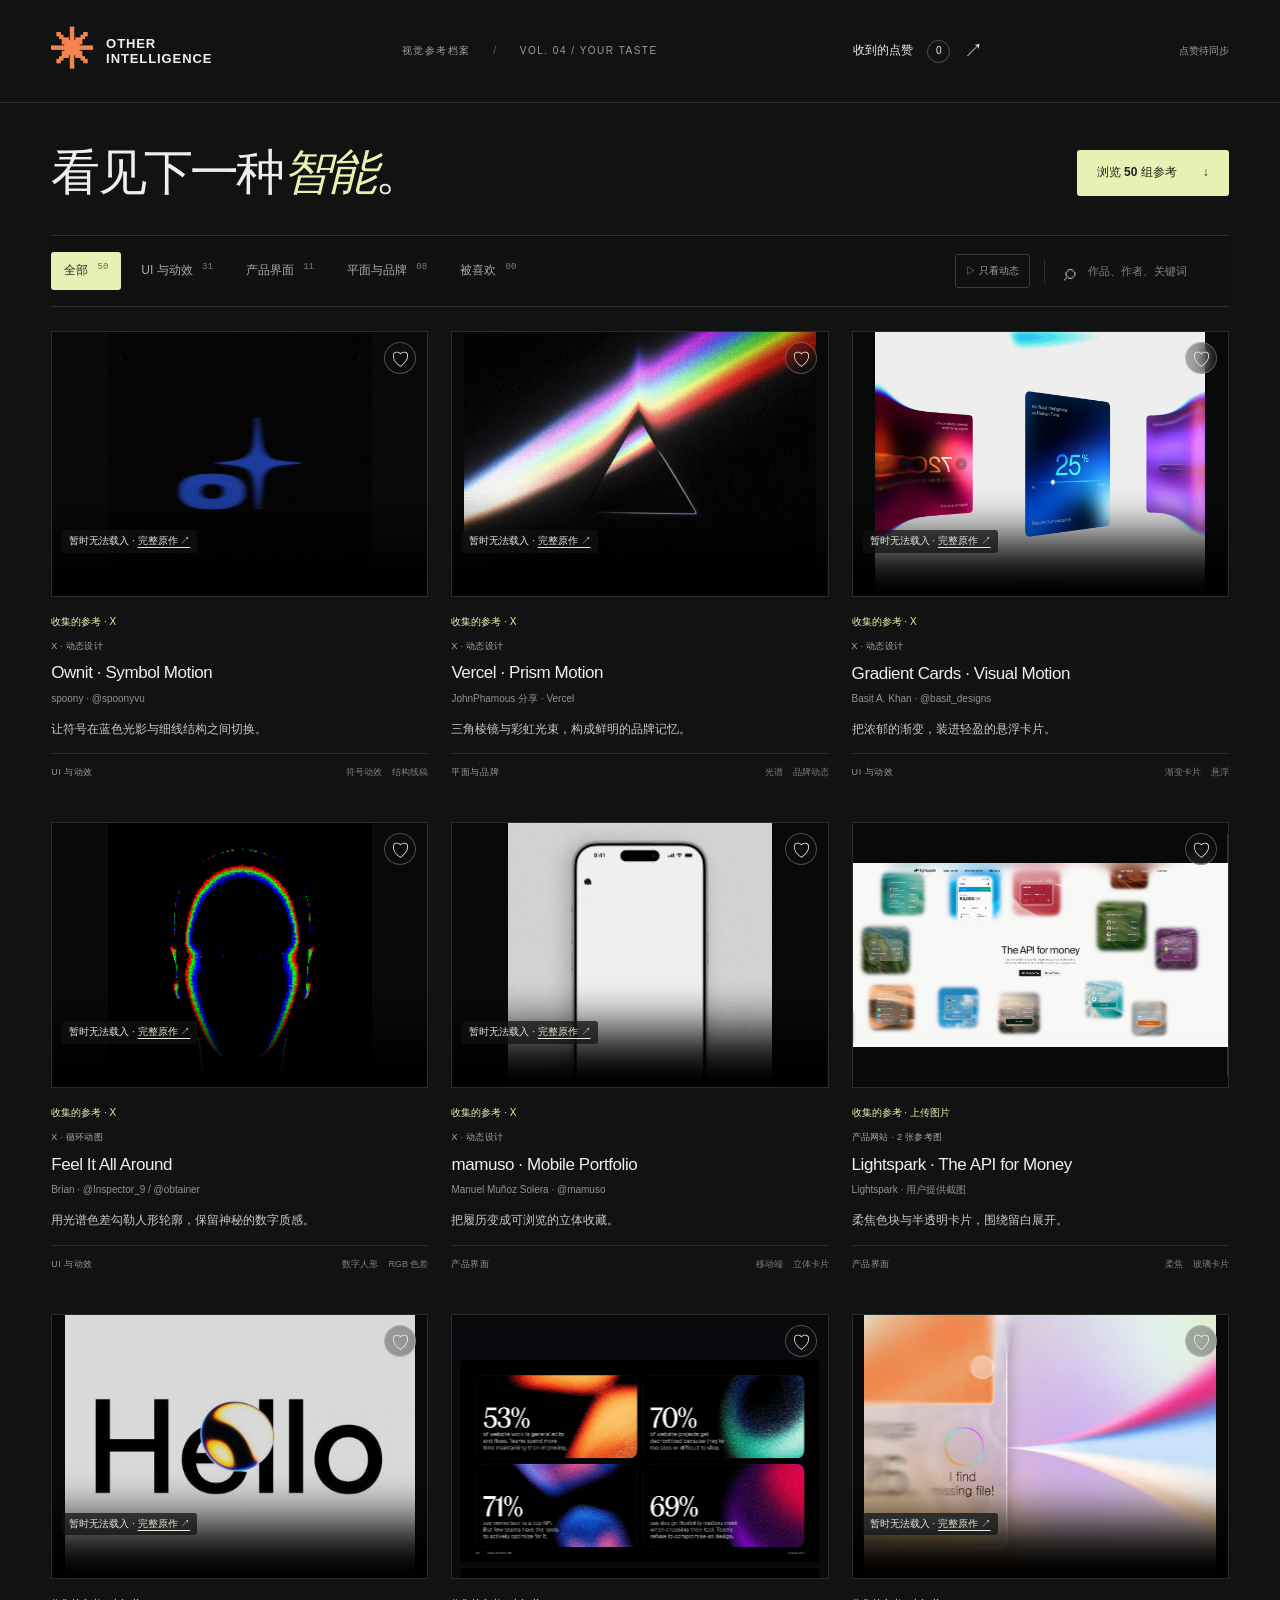
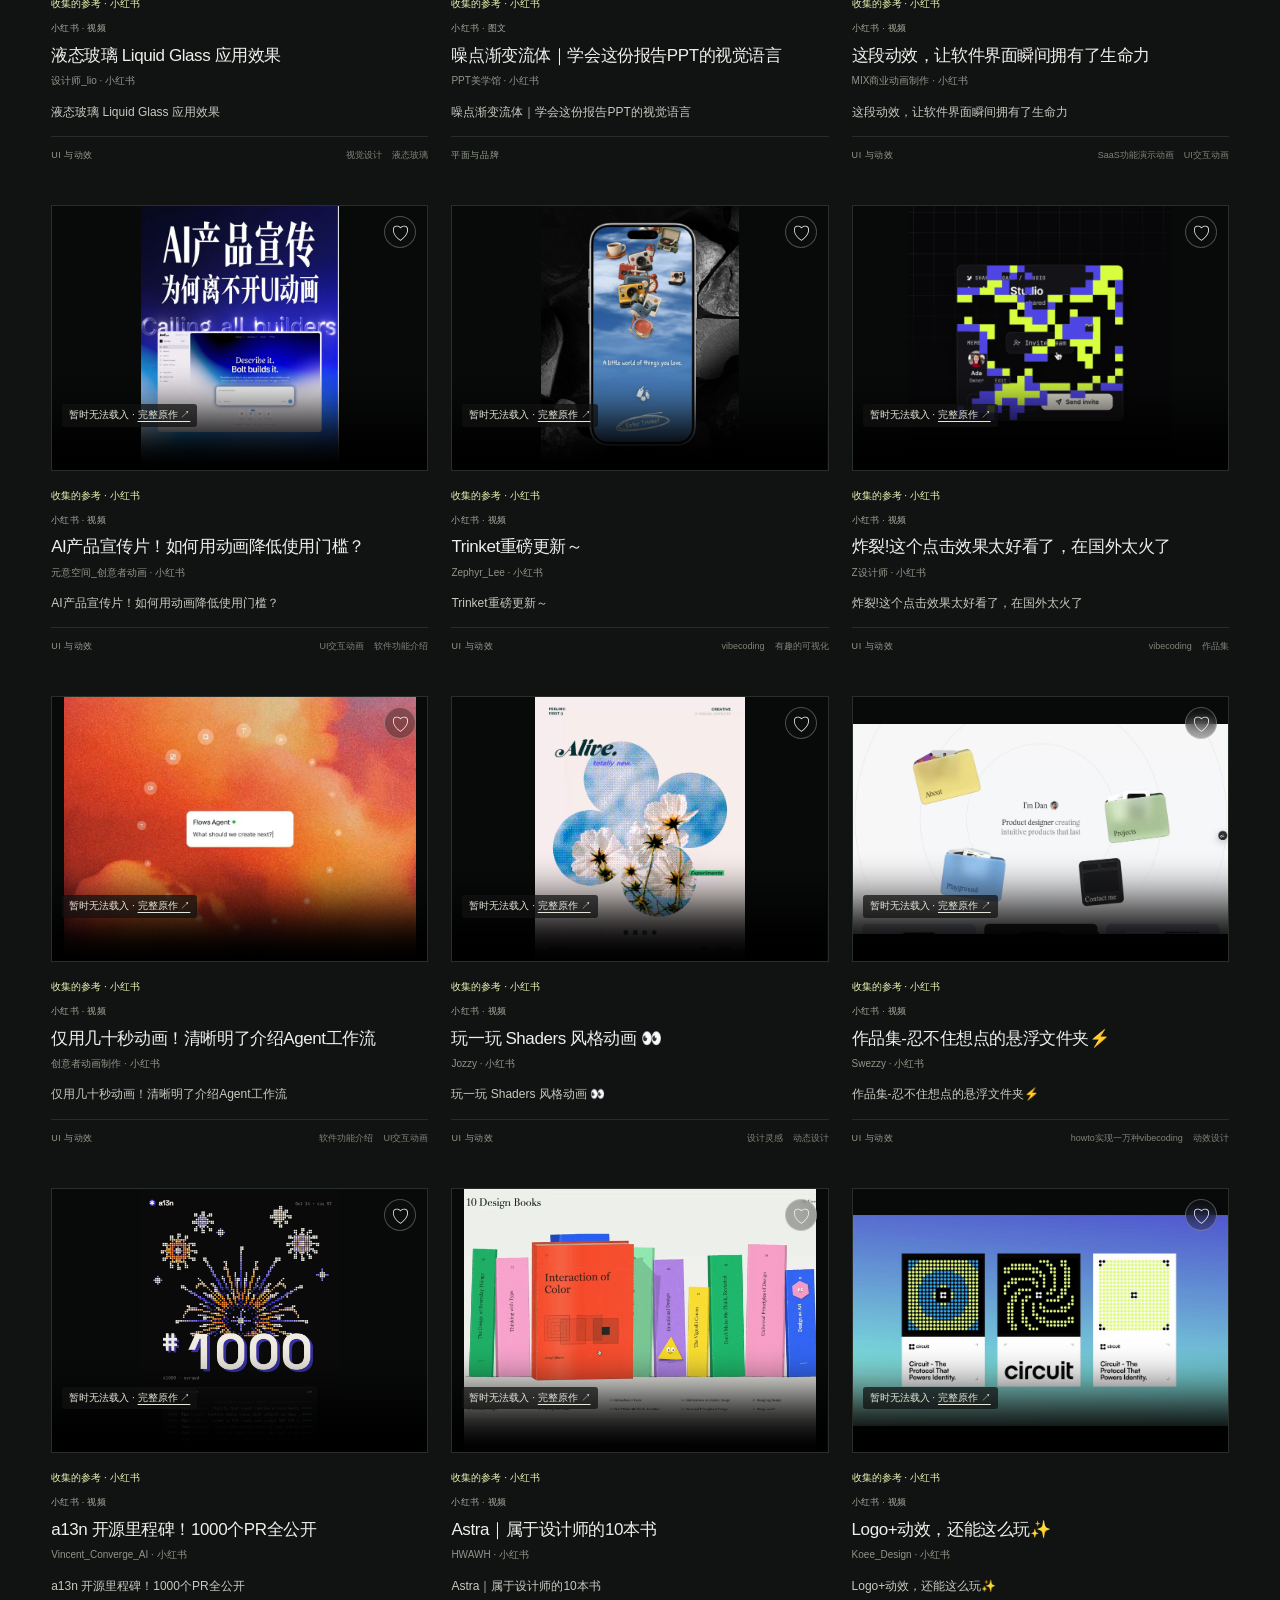
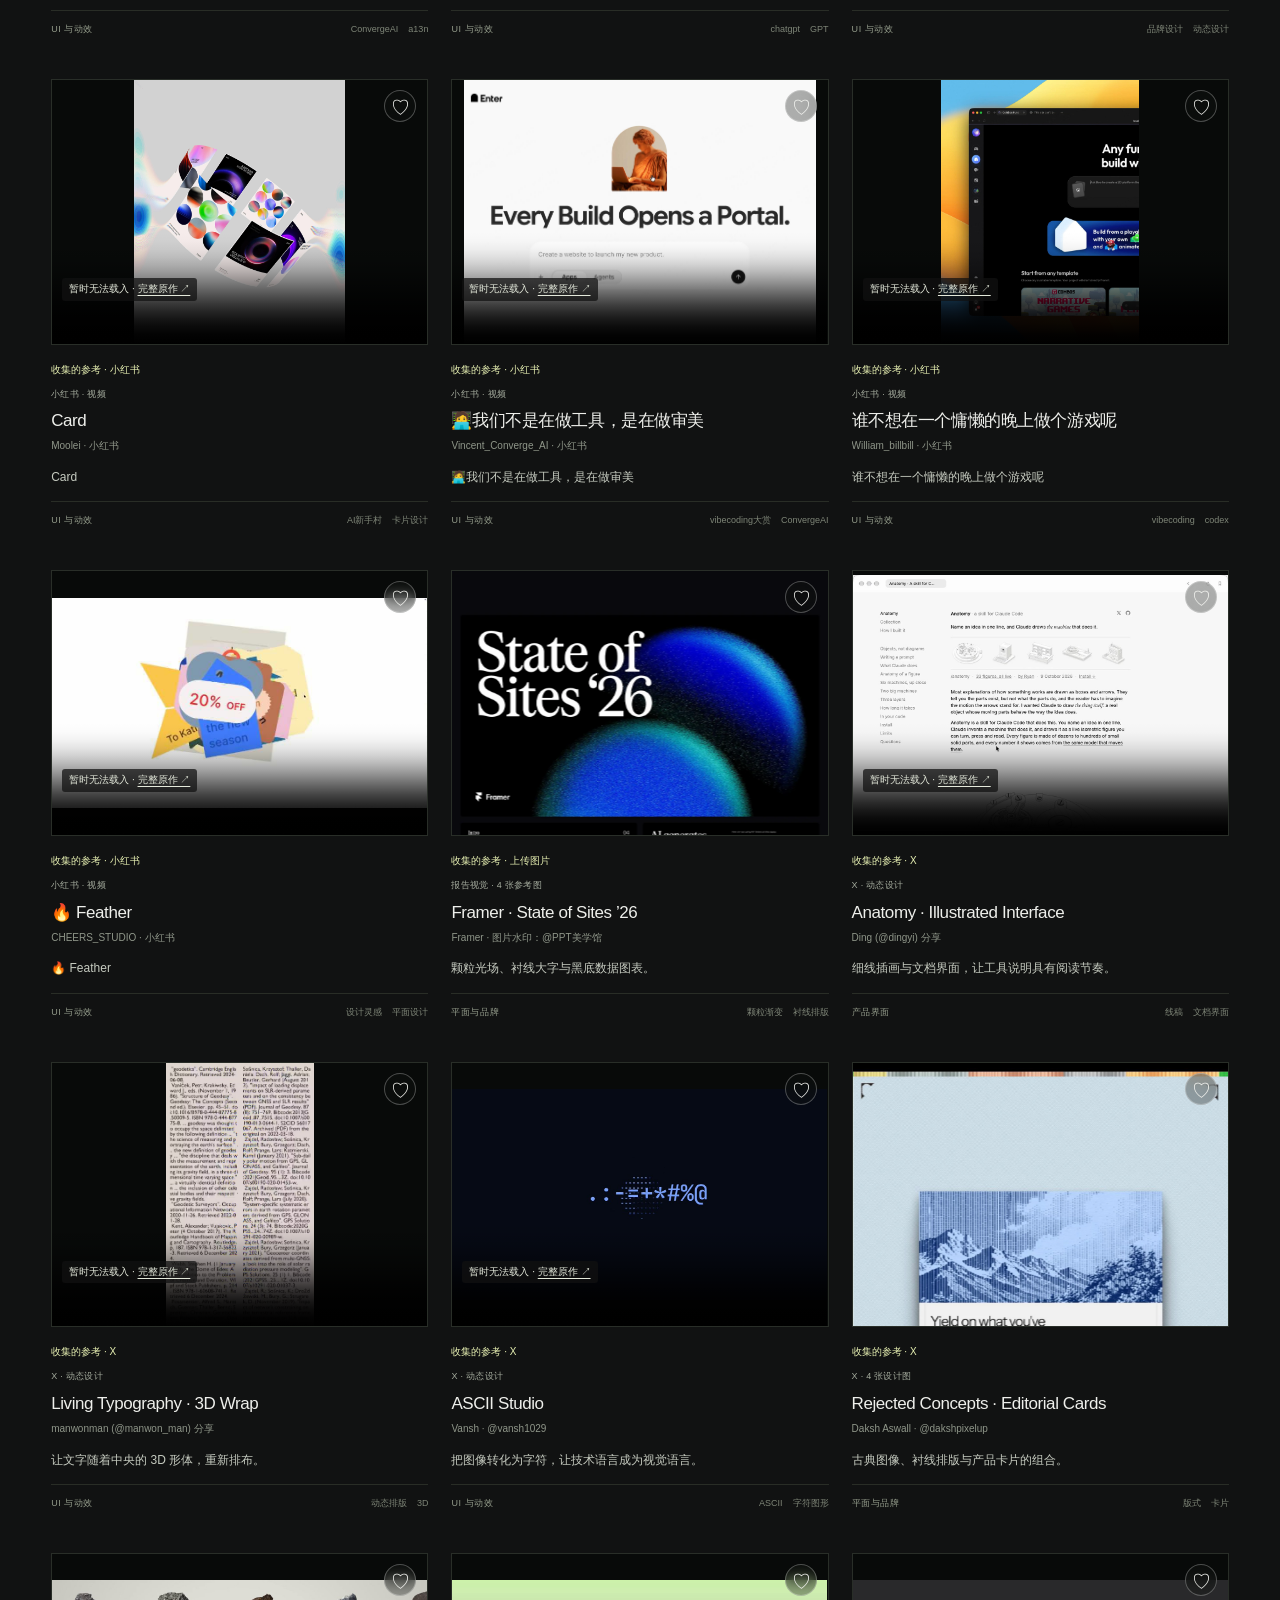
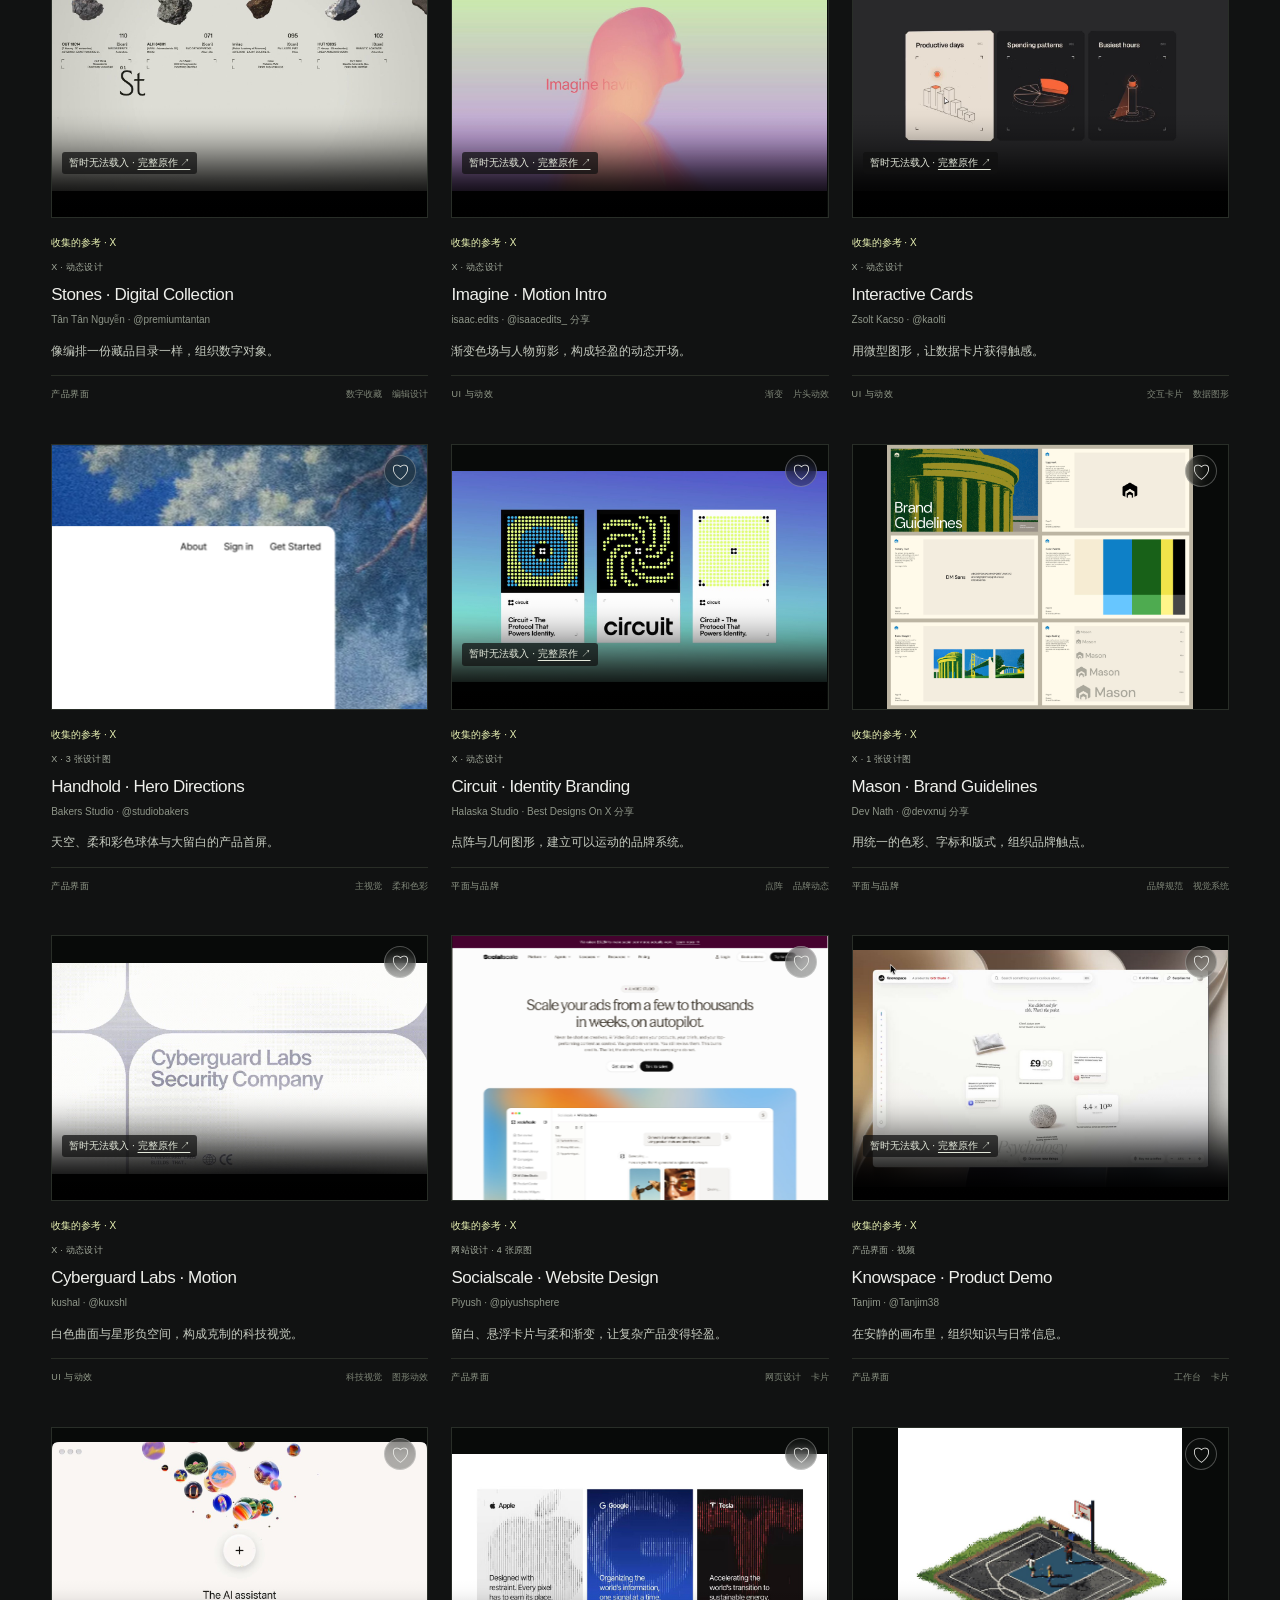
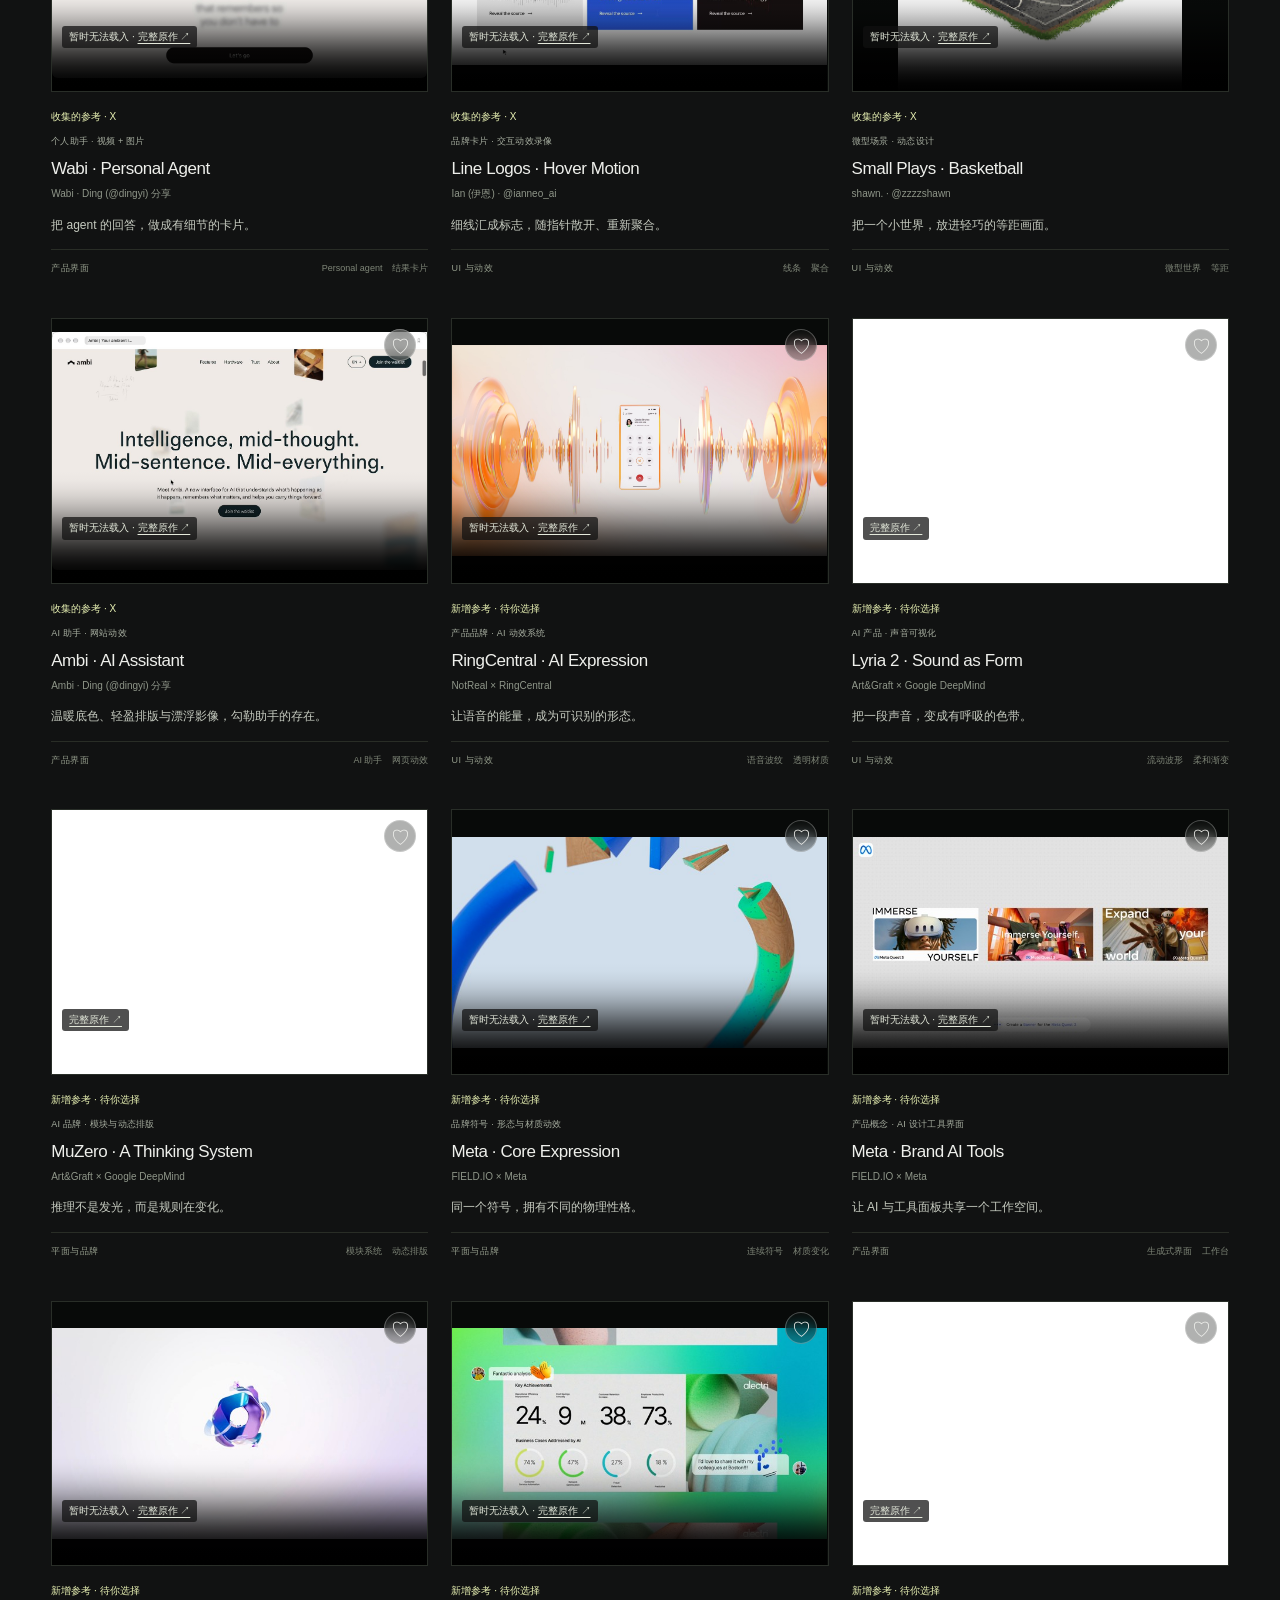
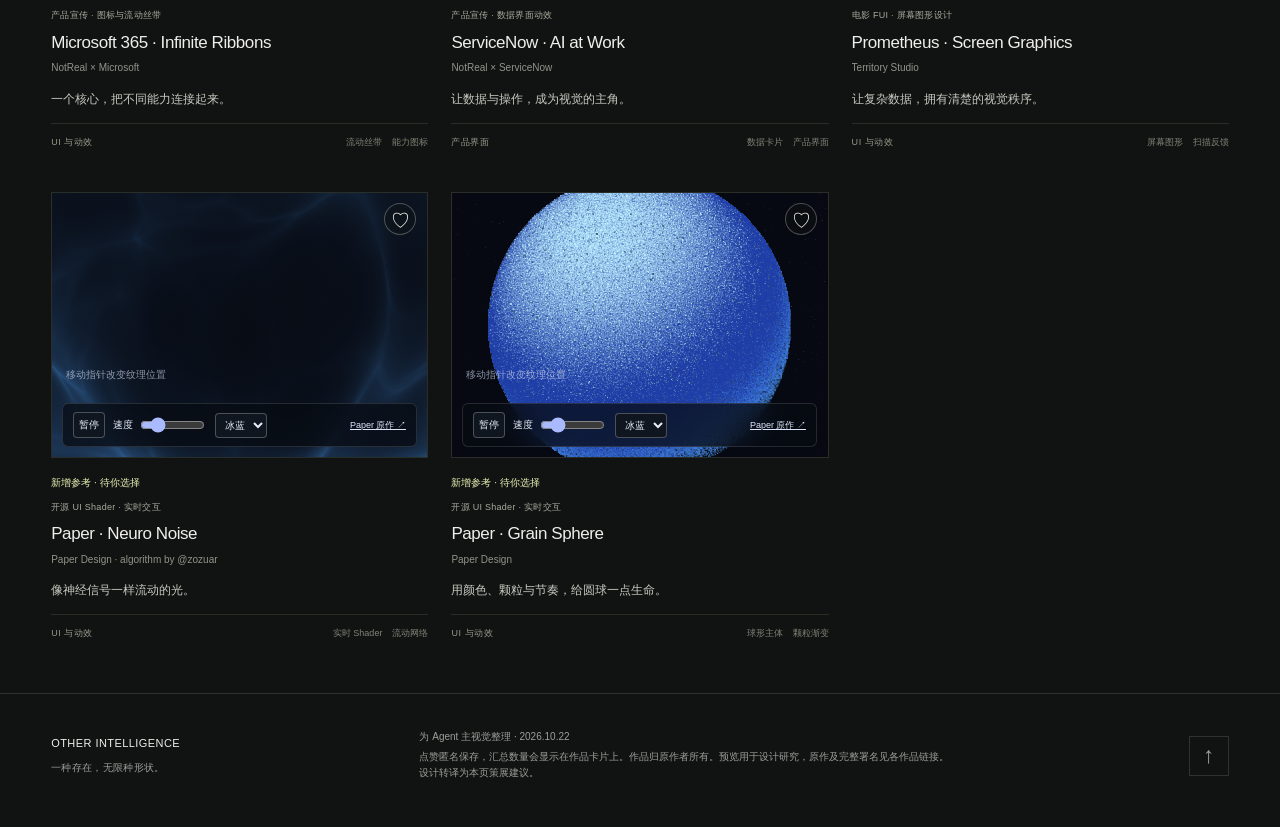
<file: visual-atlas/index.html>
<!doctype html>
<html lang="zh-CN">
<head>
<meta charset="utf-8"><meta name="viewport" content="width=device-width,initial-scale=1"><meta name="color-scheme" content="dark">
<title>OTHER INTELLIGENCE — Agent 视觉参考档案</title>
<meta name="description" content="根据你的点赞整理 Agent 视觉参考：保留已选作品，继续发现相近的 UI 动效、产品界面和图形设计。">
<link rel="stylesheet" href="style.css?v=public03"><script defer src="data.js?v=public03"></script><script defer src="feedback.js?v=public03"></script><script defer src="curation.js?v=public03"></script><script defer src="carousel.js?v=public03"></script><script defer src="app.js?v=public03"></script>
</head>
<body>
<header class="topbar"><a class="brand" href="#"><span class="brand-mark" aria-hidden="true">✳</span><span>OTHER<br>INTELLIGENCE</span></a><span class="mast-note">视觉参考档案 <i>/</i> VOL. 04 / YOUR TASTE</span><button class="collection-button" id="collectionTop" aria-pressed="false">收到的点赞 <span class="saved-count">0</span> <span aria-hidden="true">↗</span></button><span id="feedbackSync" role="status" aria-live="polite" title="点赞同步状态"></span></header>
<main>
<section class="hero" aria-labelledby="hero-title">
<h1 id="hero-title">看见下一种<span class="serif">智能</span>。</h1>
<a href="#archive" class="primary-link"><span>浏览 <b data-total-count>0</b> 组参考</span><span aria-hidden="true">↓</span></a>
</section>
<section class="archive" id="archive" aria-label="视觉参考作品集">
<div class="filterbar"><nav class="filters" aria-label="按设计类型筛选"><button data-filter="all" aria-pressed="true">全部 <sup>14</sup></button><button data-filter="motion" aria-pressed="false">UI 与动效 <sup>04</sup></button><button data-filter="product" aria-pressed="false">产品界面 <sup>03</sup></button><button data-filter="graphic" aria-pressed="false">平面与品牌 <sup>07</sup></button><button data-filter="received" aria-pressed="false">被喜欢 <sup>0</sup></button></nav><button class="motion-toggle" id="motionToggle" aria-pressed="false">▷ 只看动态</button><label class="search"><span aria-hidden="true">⌕</span><input id="search" type="search" aria-label="搜索作品、作者或视觉关键词" placeholder="作品、作者、关键词" autocomplete="off"></label></div>
<div id="gallery" class="gallery"></div><div id="empty" class="empty" hidden><span>还没有找到对应的作品。</span><p>换个关键词，或回到全部参考继续探索。</p><button class="primary-link" id="reset">查看全部参考 ↗</button></div>
</section>
</main>
<footer><div class="footer-brand">OTHER INTELLIGENCE<span>一种存在，无限种形状。</span></div><div><p>为 Agent 主视觉整理 · 2026.10.22</p><p>点赞匿名保存，汇总数量会显示在作品卡片上。作品归原作者所有。预览用于设计研究，原作及完整署名见各作品链接。<br>设计转译为本页策展建议。</p></div><a href="#" aria-label="回到顶部">↑</a></footer>
<dialog id="detail" aria-labelledby="detailTitle"><div class="dialog-header"><span id="detailIndex"></span><div><button id="prevWork" aria-label="上一件作品">←</button><button id="nextWork" aria-label="下一件作品">→</button><button id="closeDetail" aria-label="关闭详情">✕</button></div></div><div class="detail-layout"><div class="detail-visual"><div class="media-stage" id="mediaStage"></div><div class="media-controls" id="mediaControls"></div><p id="mediaNote" class="media-note"></p></div><div class="detail-copy"><p class="eyebrow" id="detailCategory"></p><h2 id="detailTitle"></h2><p id="detailStudio" class="detail-studio"></p><h3 id="detailLine"></h3><p id="detailDescription" class="detail-description"></p><div class="detail-tags" id="detailTags"></div><div class="translation"><p class="eyebrow">转译到 AGENT</p><h4>值得借鉴</h4><p id="detailBorrow"></p><h4>动效转译建议</h4><p id="detailMotion"></p><p class="fit" id="detailFit"></p></div><div class="detail-actions"><a id="detailSource" target="_blank" rel="noopener noreferrer" class="source-link">访问原作 <span>↗</span></a><button id="detailSave" aria-pressed="false">♡ 收藏</button></div><p id="detailCredit" class="credit"></p></div></div></dialog>
<div class="toast" id="toast" role="status" aria-live="polite"></div>
</body></html>
</file>
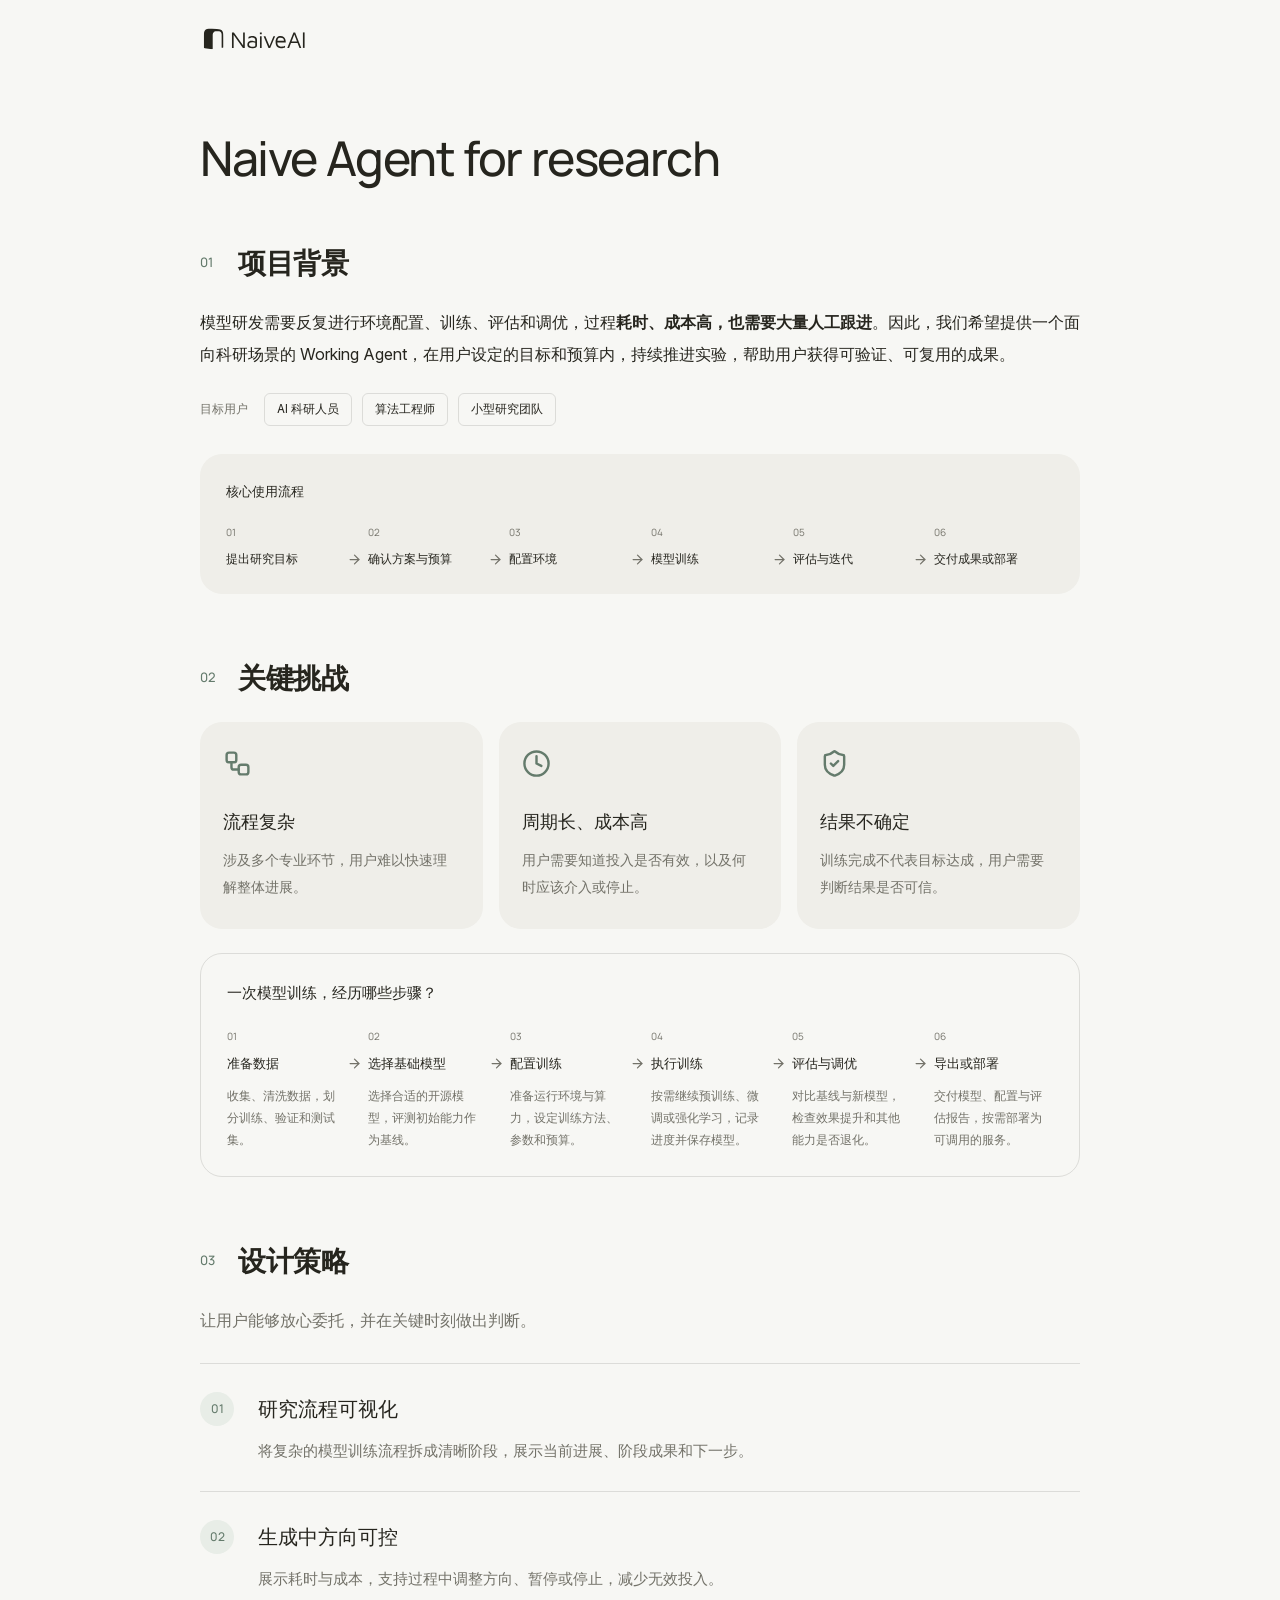
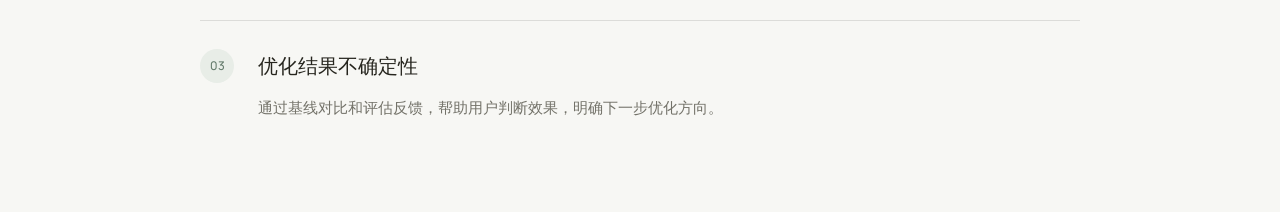
<file: overview.html>
<!doctype html>
<html lang="zh-CN">
<head>
  <meta charset="utf-8">
  <meta name="viewport" content="width=device-width, initial-scale=1">
  <meta name="description" content="Naive AI 科研 Working Agent：项目背景、关键挑战与设计策略。">
  <title>Naive AI · 产品设计思路</title>
  <link rel="stylesheet" href="assets/icons/icons.css">
  <link rel="icon" href="assets/brand/favicon.svg" type="image/svg+xml">
  <style>
    @font-face{font-family:Inter;src:url('assets/overview/InterVariable.woff2') format('woff2');font-weight:100 900;font-display:swap}
    @font-face{font-family:Manrope;src:url('assets/overview/Manrope-wght.ttf') format('truetype');font-weight:200 800;font-display:swap}
    :root{--bg:#f7f7f4;--fg:#26251e;--muted:#737269;--card:#efeee9;--border:#26251e20;--sage:#647b6c;--soft:#e8ede7;--heading:Manrope,Inter,"PingFang SC",sans-serif;--body:Inter,"PingFang SC","Microsoft YaHei",sans-serif;color-scheme:light}
    
    *{box-sizing:border-box}html{scroll-behavior:smooth;scroll-padding-top:100px}body{margin:0;background:var(--bg);color:var(--fg);font:16px/1.9 var(--body);-webkit-font-smoothing:antialiased}a{color:inherit;text-decoration:none}button{font:inherit;color:inherit;cursor:pointer}h1,h2,h3,p{margin:0}h1,h2,h3{font-family:var(--heading)}::selection{background:#dce4d5}a:focus-visible,button:focus-visible{outline:2px solid var(--sage);outline-offset:5px}.skip{position:fixed;top:-100px;background:var(--fg);color:var(--bg);padding:8px 16px;z-index:30}.skip:focus{top:8px}.wrap{width:calc(100% - 48px);max-width:880px;margin-inline:auto}
    header{height:76px}.nav{height:100%;display:flex;align-items:center;justify-content:space-between;gap:24px}.brand{display:block;width:112px;height:28px;background:var(--fg);mask:url('assets/brand/naive-lockup.svg') center/contain no-repeat;-webkit-mask:url('assets/brand/naive-lockup.svg') center/contain no-repeat}
    .intro{padding-top:48px;padding-bottom:52px}.intro h1{font-size:clamp(32px,4.5vw,48px);line-height:1.4;font-weight:500;letter-spacing:-1.4px;margin-top:0}
    section.chapter{margin-bottom:64px}.section-heading{display:flex;align-items:center;gap:16px;margin-bottom:25px}.section-number{font:500 13px/1 var(--heading);color:var(--sage);min-width:22px}.section-heading h2{font-size:28px;line-height:1.4;font-weight:600;letter-spacing:-.5px}.copy{line-height:1.95}.copy strong{font-weight:600}.audience{display:flex;flex-wrap:wrap;gap:10px;align-items:center;margin-top:23px;font-size:12px}.audience-label{color:var(--muted);margin-right:6px}.audience span:not(.audience-label){padding:4px 12px;border:1px solid var(--border);border-radius:6px}
    .flow{background:var(--card);border-radius:22px;corner-shape:squircle;padding:25px 26px;margin:28px 0 0}.flow figcaption{display:flex;align-items:center;justify-content:space-between;gap:12px;font-size:13px;font-weight:500}.flow ol{display:grid;grid-template-columns:repeat(6,minmax(0,1fr));padding:0;margin:24px 0 0;list-style:none;gap:22px}.flow li{position:relative;font-size:12px;line-height:1.65}.flow li:not(:last-child):after{content:'';position:absolute;right:-16px;top:25px;width:15px;height:15px;background:var(--muted);-webkit-mask:url('assets/icons/arrow-right.svg') center/contain no-repeat;mask:url('assets/icons/arrow-right.svg') center/contain no-repeat}.flow li small{display:block;font:400 10px/1 var(--heading);color:var(--muted);margin-bottom:12px}.flow li b{font-weight:500}
    .challenges{display:grid;grid-template-columns:repeat(3,minmax(0,1fr));gap:16px;padding:0;margin:0;list-style:none}.challenges li{padding:27px 23px 28px;border-radius:22px;corner-shape:squircle;background:var(--card)}.card-icon{width:29px;height:29px;color:var(--sage);margin-bottom:21px}.challenges h3{font-size:18px;line-height:1.6;font-weight:500}.challenges p{font-size:14px;line-height:1.9;margin-top:12px;color:var(--muted)}
    .strategy-intro{font-size:16px;color:var(--muted);margin-bottom:27px}.strategies{list-style:none;margin:0;padding:0}.strategies li{display:grid;grid-template-columns:40px 1fr;column-gap:18px;padding:26px 0;border-top:1px solid var(--border)}.strategy-index{width:34px;height:34px;display:grid;place-items:center;border-radius:50%;background:var(--soft);color:var(--sage);font:500 12px/1 var(--heading);margin-top:2px}.strategy-title{display:flex;align-items:baseline;justify-content:space-between;gap:14px}.strategy-title h3{font-size:20px;font-weight:500}.strategies p{font-size:15px;line-height:1.9;color:var(--muted);margin-top:9px;max-width:720px}
    
    @media(min-width:1600px){.wrap{max-width:960px}}
    @media(max-width:640px){header{height:65px}.brand{width:94px;height:25px}.intro{padding-top:48px;padding-bottom:38px}.intro h1{letter-spacing:-.8px}section.chapter{margin-bottom:42px}.section-heading h2{font-size:25px}.section-heading{margin-bottom:20px;gap:12px}.copy{font-size:15px}.audience{gap:8px}.audience-label{width:100%;margin:0}.flow{padding:22px}.flow ol{grid-template-columns:repeat(3,minmax(0,1fr));row-gap:24px;column-gap:24px}.flow li:nth-child(3):after{transform:rotate(90deg);right:5px;top:53px}.flow li{font-size:12px}.challenges{grid-template-columns:1fr;gap:12px}.challenges li{display:grid;grid-template-columns:30px 1fr;gap:0 17px;padding:24px}.card-icon{grid-row:span 2;margin-top:2px;margin-bottom:0}.challenges p{margin-top:8px}.strategy-title{display:block}.strategy-title h3{font-size:18px}.strategies li{column-gap:12px;grid-template-columns:34px 1fr;padding:23px 0}.strategies p{font-size:14px}.strategy-intro{font-size:14px}}
    .training-flow{background:transparent;border:1px solid var(--border);margin-top:24px}.training-flow figcaption{font-size:15px}.training-flow li b{font-size:13px}.training-flow li p{font-size:12px;line-height:1.85;color:var(--muted);margin-top:10px}
    @media(max-width:640px){.training-flow ol{grid-template-columns:1fr;gap:20px}.training-flow li{padding-left:32px}.training-flow li small{position:absolute;left:0;top:5px;margin:0}.training-flow li p{margin-top:4px}.training-flow li:not(:last-child):after{transform:rotate(90deg);left:1px;right:auto;top:auto;bottom:-17px;font-size:12px}.training-flow figcaption{font-size:14px}}
    @media(prefers-reduced-motion:reduce){html{scroll-behavior:auto}}
    @media print{header{display:none}.intro{padding-top:0}.wrap{width:100%;max-width:none}section.chapter{break-inside:avoid;margin-bottom:30px;padding-top:25px}body{font-size:13px}.intro h1{font-size:30px}.challenges p,.strategies p{font-size:12px}}
  </style>
</head>
<body>
  <a class="skip" href="#main">跳至正文</a>
  <header><div class="wrap nav"><a class="brand" href="#" aria-label="Naive AI · 返回顶部"></a></div></header>
  <main id="main" class="wrap">
    <div class="intro">
      <h1>Naive Agent for research</h1>
    </div>
    <section class="chapter" id="background" aria-labelledby="background-title">
      <div class="section-heading"><span class="section-number" aria-hidden="true">01</span><h2 id="background-title">项目背景</h2></div>
      <p class="copy">模型研发需要反复进行环境配置、训练、评估和调优，过程<strong>耗时、成本高，也需要大量人工跟进</strong>。因此，我们希望提供一个面向科研场景的 Working Agent，在用户设定的目标和预算内，持续推进实验，帮助用户获得可验证、可复用的成果。</p>
      <div class="audience" aria-label="目标用户"><span class="audience-label">目标用户</span><span>AI 科研人员</span><span>算法工程师</span><span>小型研究团队</span></div>
      <figure class="flow">
        <figcaption>核心使用流程</figcaption>
        <ol><li><small>01</small><b>提出研究目标</b></li><li><small>02</small><b>确认方案与预算</b></li><li><small>03</small><b>配置环境</b></li><li><small>04</small><b>模型训练</b></li><li><small>05</small><b>评估与迭代</b></li><li><small>06</small><b>交付成果或部署</b></li></ol>
      </figure>
    </section>
    <section class="chapter" id="challenges" aria-labelledby="challenges-title">
      <div class="section-heading"><span class="section-number" aria-hidden="true">02</span><h2 id="challenges-title">关键挑战</h2></div>
      <ul class="challenges">
        <li><svg class="app-icon card-icon" data-icon="flowchart" viewBox="0 0 24 24" aria-hidden="true" focusable="false"><use href="./assets/icons/lucide-sprite.svg#flowchart"></use></svg><h3>流程复杂</h3><p>涉及多个专业环节，用户难以快速理解整体进展。</p></li>
        <li><svg class="app-icon card-icon" data-icon="clock" viewBox="0 0 24 24" aria-hidden="true" focusable="false"><use href="./assets/icons/lucide-sprite.svg#clock"></use></svg><h3>周期长、成本高</h3><p>用户需要知道投入是否有效，以及何时应该介入或停止。</p></li>
        <li><svg class="app-icon card-icon" data-icon="shield-checkmark" viewBox="0 0 24 24" aria-hidden="true" focusable="false"><use href="./assets/icons/lucide-sprite.svg#shield-checkmark"></use></svg><h3>结果不确定</h3><p>训练完成不代表目标达成，用户需要判断结果是否可信。</p></li>
      </ul>
      <figure class="flow training-flow" id="training-flow">
        <figcaption>一次模型训练，经历哪些步骤？</figcaption>
        <ol>
          <li><small>01</small><b>准备数据</b><p>收集、清洗数据，划分训练、验证和测试集。</p></li>
          <li><small>02</small><b>选择基础模型</b><p>选择合适的开源模型，评测初始能力作为基线。</p></li>
          <li><small>03</small><b>配置训练</b><p>准备运行环境与算力，设定训练方法、参数和预算。</p></li>
          <li><small>04</small><b>执行训练</b><p>按需继续预训练、微调或强化学习，记录进度并保存模型。</p></li>
          <li><small>05</small><b>评估与调优</b><p>对比基线与新模型，检查效果提升和其他能力是否退化。</p></li>
          <li><small>06</small><b>导出或部署</b><p>交付模型、配置与评估报告，按需部署为可调用的服务。</p></li>
        </ol>
      </figure>
    </section>
    <section class="chapter" id="strategy" aria-labelledby="strategy-title">
      <div class="section-heading"><span class="section-number" aria-hidden="true">03</span><h2 id="strategy-title">设计策略</h2></div>
      <p class="strategy-intro">让用户能够放心委托，并在关键时刻做出判断。</p>
      <ol class="strategies">
        <li><span class="strategy-index" aria-hidden="true">01</span><div><div class="strategy-title"><h3>研究流程可视化</h3></div><p>将复杂的模型训练流程拆成清晰阶段，展示当前进展、阶段成果和下一步。</p></div></li>
        <li><span class="strategy-index" aria-hidden="true">02</span><div><div class="strategy-title"><h3>生成中方向可控</h3></div><p>展示耗时与成本，支持过程中调整方向、暂停或停止，减少无效投入。</p></div></li>
        <li><span class="strategy-index" aria-hidden="true">03</span><div><div class="strategy-title"><h3>优化结果不确定性</h3></div><p>通过基线对比和评估反馈，帮助用户判断效果，明确下一步优化方向。</p></div></li>
      </ol>
    </section>
  </main>
</body>
</html>
</file>
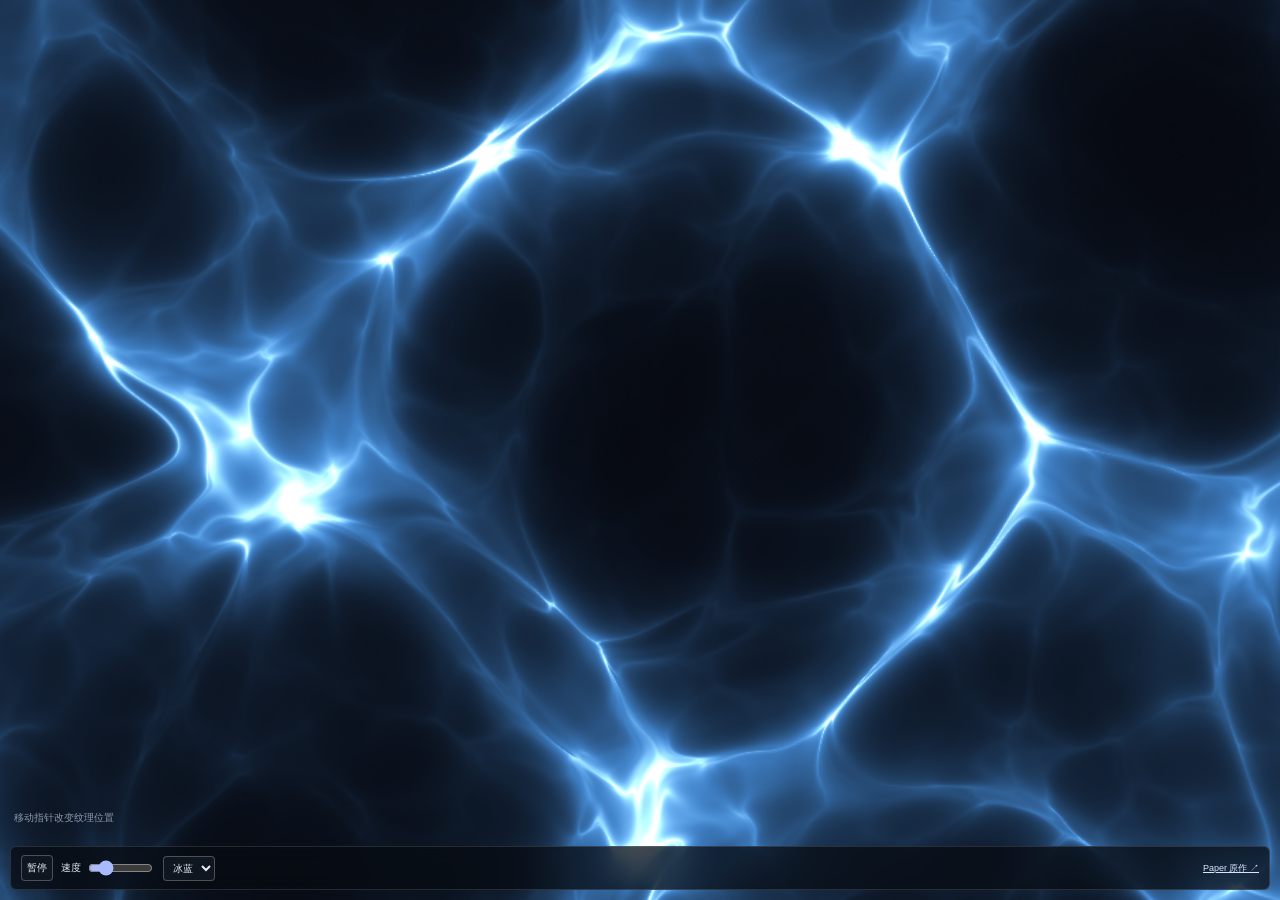
<file: visual-atlas/experiments/paper.html>
<!doctype html>
<html lang="zh-CN"><head><meta charset="utf-8"><meta name="viewport" content="width=device-width,initial-scale=1"><title>Paper · 实时 Shader</title>
<style>
*{box-sizing:border-box}html,body{margin:0;width:100%;height:100%;overflow:hidden;background:#080b12;color:#e7edf7;font-family:Arial,sans-serif}#surface{position:absolute;inset:0}#surface canvas{display:block;width:100%;height:100%}.tools{position:absolute;left:10px;right:10px;bottom:10px;display:flex;align-items:center;gap:8px;padding:8px 10px;background:#080b12bb;backdrop-filter:blur(15px);border:1px solid #ffffff20;border-radius:6px;font-size:10px}.tools button,.tools select{color:inherit;border:1px solid #ffffff40;background:#101620;border-radius:4px;padding:5px;font:inherit}.tools label{display:flex;align-items:center;gap:5px}.tools input{width:65px;accent-color:#a9baff}.tools a{color:#dce4fa;margin-left:auto;font-size:9px}#hint{position:absolute;bottom:65px;left:14px;font-size:10px;color:#cdd8ecaa;pointer-events:none}#error{position:absolute;inset:0;display:grid;place-content:center;padding:25px;text-align:center;font-size:12px;line-height:1.8;background:#080b12}#error:empty{display:none}body.still .tools,body.still #hint{display:none}@media(max-width:300px){.tools{gap:5px;flex-wrap:wrap}.tools a{display:none}.tools input{width:50px}}
</style></head><body>
<div id="surface"></div><p id="hint">移动指针改变纹理位置</p>
<div class="tools"><button id="pause" aria-label="暂停动画">暂停</button><label>速度 <input id="speed" type="range" min="0" max="2" step="0.05" value="0.4"></label><select id="palette" aria-label="配色"><option value="blue">冰蓝</option><option value="violet">紫光</option><option value="warm">暖光</option></select><a id="source" target="_blank" rel="noopener">Paper 原作 ↗</a></div>
<div id="error" role="status"></div>
<script type="module" src="paper.js"></script></body></html>
</file>
<file: visual-atlas/style.css>
:root{--bg:#111212;--panel:#191a19;--line:#303231;--text:#eeefeb;--muted:#9b9f99;--accent:#e8f1b3;--orange:#f58452}*{box-sizing:border-box}html{scroll-behavior:smooth;scroll-padding-top:100px}body{margin:0;background:var(--bg);color:var(--text);font:14px/1.65 -apple-system,BlinkMacSystemFont,'Helvetica Neue','PingFang SC','Microsoft YaHei',sans-serif}button,a,input{-webkit-tap-highlight-color:transparent}button,input{font:inherit}button{cursor:pointer;color:inherit;background:none;border:0}a{color:inherit;text-decoration:none}button:focus-visible,a:focus-visible,input:focus-visible{outline:2px solid var(--accent);outline-offset:5px}button{transition:color .2s,background .2s}img{display:block;max-width:100%}[hidden]{display:none!important}.topbar,main,footer{max-width:1680px;margin:auto}.topbar{height:103px;display:flex;align-items:center;justify-content:space-between;padding:0 4%;border-bottom:1px solid var(--line)}.brand{display:flex;gap:11px;align-items:center;font-size:13px;font-weight:650;line-height:1.16;letter-spacing:.07em}.brand-mark{color:var(--orange);font-size:43px;line-height:1}.mast-note{font-size:11px;letter-spacing:.15em;color:var(--muted)}.mast-note i{font-style:normal;color:#62655f;margin:0 18px}.collection-button{font-size:12px;display:flex;gap:14px;align-items:center}.saved-count{font-size:10px;border:1px solid #51544d;border-radius:50%;width:23px;height:23px;display:inline-grid;place-items:center}.collection-button>span:last-child{font-size:19px}.hero{display:grid;grid-template-columns:.95fr 1.15fr;min-height:590px;padding:32px 4% 40px;gap:36px}.hero-copy{display:flex;flex-direction:column;justify-content:center;padding:30px 0 4px}.eyebrow{font-size:10px;font-weight:500;letter-spacing:.14em;line-height:1.6;color:var(--muted);margin:0 0 22px}.status-dot{width:5px;height:5px;border-radius:50%;background:var(--orange);display:inline-block;margin-right:9px;vertical-align:middle}.hero h1{font-size:clamp(48px,5.4vw,88px);font-weight:450;line-height:1.24;letter-spacing:-.055em;margin:13px 0 23px;white-space:nowrap}.serif{font-family:'Songti SC','Noto Serif CJK SC',serif;font-weight:400;color:var(--accent);font-style:italic}.hero-desc{font-size:15px;line-height:1.9;color:var(--muted);margin:0}.hero-bottom{display:flex;align-items:center;gap:35px;margin-top:auto;padding-top:48px}.primary-link{background:var(--accent);color:#20231a;padding:13px 20px;border-radius:3px;display:inline-flex;justify-content:space-between;gap:34px;font-size:12px;font-weight:550}.primary-link:hover{background:#f0f8cd}.hero-meta{font-size:11px;color:var(--muted);line-height:1.7}.hero-art{position:relative;min-width:0;padding:0;overflow:hidden;text-align:left;background:#080909;border:1px solid #282b28}.hero-art>img{width:100%;height:100%;position:absolute;inset:0;object-fit:cover;transition:transform 1.2s}.hero-art:hover>img{transform:scale(1.035)}.hero-art:after{content:'';position:absolute;inset:0;background:linear-gradient(0deg,rgba(0,0,0,.75),transparent 28%,transparent 80%,rgba(0,0,0,.2));pointer-events:none}.art-top,.art-caption{position:absolute;left:25px;right:25px;display:flex;align-items:center;justify-content:space-between;z-index:1}.art-top{top:21px;letter-spacing:.1em;font-size:9px}.circle-arrow{border:1px solid #666a63;border-radius:50%;width:34px;height:34px;display:grid;place-items:center;font-size:18px}.art-caption{bottom:23px}.art-caption small{font-size:9px;color:#b4b7af;letter-spacing:.08em}.art-caption strong{display:block;font-size:25px;letter-spacing:-.02em;font-weight:400;margin-top:2px}.art-caption>span{font-size:11px;color:#c2c5bf}.intro-strip{margin:0 4%;border-top:1px solid var(--line);border-bottom:1px solid var(--line);display:flex;justify-content:space-between;align-items:center;padding:20px 0}.intro-strip p{font-size:14px;margin:0}.intro-strip>span{font-size:11px;color:var(--muted);letter-spacing:.025em}.archive{padding:68px 4% 0;scroll-margin-top:16px}.archive-heading{display:flex;justify-content:space-between;align-items:end;margin-bottom:28px}.archive-heading .eyebrow{margin-bottom:10px}.archive h2,.directions h2{font-size:28px;line-height:1.4;letter-spacing:-.03em;font-weight:450;margin:0}.archive h2>span{display:inline-block;margin-left:13px;font-family:monospace;font-size:11px;vertical-align:top;margin-top:6px;color:var(--muted)}.view-tools{display:flex;gap:20px}.text-button{font-size:11px;color:var(--muted);padding:8px 0}.text-button:hover,.text-button[aria-pressed=true]{color:var(--accent)}.filterbar{display:flex;align-items:center;gap:14px;position:sticky;top:0;z-index:3;background:rgba(17,18,18,.97);backdrop-filter:blur(16px);border-top:1px solid var(--line);border-bottom:1px solid var(--line);padding:16px 0}.filters{display:flex;gap:7px;flex:1}.filters button{border:1px solid transparent;border-radius:3px;padding:8px 12px;white-space:nowrap;color:#a9ada6;font-size:12px}.filters button sup{margin-left:6px;color:#797e74;font:9px monospace}.filters button[aria-pressed=true]{background:var(--accent);color:#25291f}.filters button[aria-pressed=true] sup{color:#5f6751}.filters button:hover{border-color:#64685c}.search{display:flex;gap:10px;align-items:center;width:196px;border-left:1px solid var(--line);padding-left:19px;color:var(--muted)}.search>span{font-size:23px;line-height:1}.search input{width:100%;min-width:0;background:none;border:0;color:var(--text);font-size:11px;outline-offset:7px}.search input::placeholder{color:#81867d}.section-caption{display:flex;align-items:center;justify-content:space-between;color:#858b81;font-size:11px;padding:16px 0 24px}.section-caption p{margin:0}.section-caption>span{display:flex;gap:7px;align-items:center}.pick-dot{width:5px;height:5px;border-radius:50%;background:var(--accent);display:inline-block}.gallery{display:grid;grid-template-columns:repeat(3,minmax(0,1fr));gap:38px 23px}.card{min-width:0}.card-media{position:relative;background:#20221f;aspect-ratio:1.32;overflow:hidden}.card:nth-child(6n + 4) .card-media,.card:nth-child(6n + 5) .card-media,.card:nth-child(6n + 6) .card-media{aspect-ratio:1.6}.open-image{width:100%;height:100%;padding:0;display:block}.open-image img{width:100%;height:100%;object-fit:cover;transition:transform .7s,filter .5s}.open-image:hover img{transform:scale(1.045);filter:brightness(1.08)}.card-number{position:absolute;left:13px;top:12px;font:10px monospace;color:#fff;background:#12141070;border:1px solid #ffffff25;border-radius:3px;padding:2px 6px;pointer-events:none}.bookmark{position:absolute;right:11px;top:10px;display:grid;place-items:center;width:32px;height:32px;border-radius:50%;border:1px solid #ffffff44;background:#14161255;backdrop-filter:blur(8px);font-size:19px}.bookmark[aria-pressed=true]{background:var(--accent);color:#23281a;border-color:var(--accent)}.media-label{position:absolute;bottom:12px;left:13px;padding:3px 8px;border-radius:2px;color:#e7eae3;background:#10150c88;backdrop-filter:blur(8px);font-size:9px;pointer-events:none}.image-action{position:absolute;right:12px;bottom:11px;font-size:19px;color:#fff;pointer-events:none;opacity:0;transform:translate(-4px,4px);transition:.25s}.card:hover .image-action{opacity:1;transform:none}.card-copy{padding-top:15px}.card-title-row{display:flex;gap:8px;align-items:center}.card-title{font-size:18px;text-align:left;letter-spacing:-.025em;line-height:1.3;padding:0}.card-title:hover{color:var(--accent)}.card-studio{font-size:10px;color:#8f9689;margin:6px 0 12px;white-space:nowrap;overflow:hidden;text-overflow:ellipsis}.card-line{font-size:12px;line-height:1.7;margin:0;color:#c6cbc0}.card-bottom{display:flex;justify-content:space-between;align-items:center;margin-top:14px;padding-top:11px;border-top:1px solid #292d26}.card-category{font-size:9px;color:#939b8a;letter-spacing:.06em}.card-tags{font-size:9px;color:#7e8577;display:flex;gap:10px}.empty{padding:90px 10px;text-align:center;color:var(--muted)}.empty>span{font-size:20px;color:var(--text)}.empty p{font-size:12px}.directions{padding:80px 4% 76px;margin-top:70px;border-top:1px solid var(--line);display:grid;grid-template-columns:.8fr 1.7fr;gap:50px}.direction-intro .eyebrow{margin-bottom:14px}.direction-intro>p:last-child{font-size:12px;color:var(--muted);line-height:1.9;margin-top:19px}.recipes{display:grid;grid-template-columns:repeat(3,1fr);gap:26px}.recipe-no{font:9px monospace;color:var(--orange);letter-spacing:.03em}.recipes h3{font-weight:450;font-size:17px;margin:15px 0 12px}.recipes p{font-size:11px;line-height:1.9;color:var(--muted);margin:0;min-height:105px}.recipes button{padding:14px 0 0;font-size:10px;border-top:1px solid var(--line);width:100%;text-align:left;display:flex;justify-content:space-between;color:#c5ceb6}.recipes button span{font-size:15px}footer{padding:32px 4% 42px;border-top:1px solid var(--line);display:flex;align-items:center;justify-content:space-between;gap:30px;color:var(--muted);font-size:10px}.footer-brand{font-size:11px;letter-spacing:.04em;color:var(--text)}.footer-brand span{display:block;font-size:10px;letter-spacing:.03em;margin-top:8px;color:var(--muted)}footer p{margin:3px 0}footer>a{font-size:23px;border:1px solid var(--line);width:40px;height:40px;display:grid;place-items:center}dialog{position:fixed;width:min(1380px,94vw);max-width:94vw;max-height:92dvh;padding:0;background:#151714;color:var(--text);border:1px solid #494d42;border-radius:5px;box-shadow:0 30px 120px #0009}dialog::backdrop{background:#080908dd;backdrop-filter:blur(9px)}body.modal-open{overflow:hidden}.dialog-header{height:56px;display:flex;align-items:center;justify-content:space-between;padding:0 24px;border-bottom:1px solid var(--line);position:sticky;top:0;z-index:2;background:#151714}.dialog-header>span{font:10px monospace;color:var(--muted);letter-spacing:.08em}.dialog-header>div{display:flex;gap:6px}.dialog-header button{height:34px;width:38px;font-size:17px;border-radius:3px}.dialog-header button:hover{background:#30362a}.dialog-header #closeDetail{margin-left:15px}.detail-layout{display:grid;grid-template-columns:1.45fr 1fr;min-height:660px}.detail-visual{min-width:0;background:#090b09;display:flex;flex-direction:column;justify-content:center;padding:28px 18px}.media-stage{aspect-ratio:1.23;width:100%;display:flex;align-items:center;justify-content:center;min-height:0}.media-stage>img{width:100%;height:100%;object-fit:contain}.media-stage>video,.media-stage>iframe{width:100%;height:100%;object-fit:contain;border:0}.media-controls{display:flex;align-items:center;justify-content:center;gap:7px;margin:24px 0 0;flex-wrap:wrap}.media-controls button{font-size:10px;padding:6px 12px;border:1px solid #393f30;border-radius:3px;color:var(--muted)}.media-controls button[aria-pressed=true]{background:#d4dfbd;color:#252d1d;border-color:#d4dfbd}.media-note{font-size:10px;color:#858e7b;text-align:center;min-height:20px;margin:14px 12px 0;line-height:1.7}.detail-copy{padding:36px 34px}.detail-copy .eyebrow{font-size:9px;color:#acb49c;margin-bottom:9px}.detail-copy h2{font-size:32px;line-height:1.12;letter-spacing:-.025em;font-weight:450;margin:0 0 13px}.detail-studio{font-size:11px;color:#919b85;margin:0}.detail-copy h3{font-size:18px;font-weight:450;margin:32px 0 13px;letter-spacing:-.02em}.detail-description{font-size:12px;line-height:1.95;color:#bbc4b0}.detail-tags{display:flex;gap:6px;margin:20px 0 25px;flex-wrap:wrap}.detail-tags span{font-size:9px;color:#aab99a;border:1px solid #39422f;border-radius:2px;padding:2px 7px}.translation{border-top:1px solid var(--line);padding-top:20px}.translation h4{font-size:11px;font-weight:500;margin:15px 0 5px;color:#dce5d0}.translation>p:not(.eyebrow){font-size:11px;line-height:1.95;color:#a5b199;margin:0}.translation .fit{padding:12px 0;color:#c6d0b9!important}.detail-actions{display:flex;gap:10px;margin-top:23px}.source-link{display:flex;justify-content:space-between;align-items:center;flex:1;padding:10px 14px;background:var(--accent);color:#29301e;border-radius:3px;font-size:12px}.detail-actions button{border:1px solid #515e41;border-radius:3px;padding:8px 18px;font-size:12px}.detail-actions button[aria-pressed=true]{color:var(--accent)}.credit{font-size:9px;color:#7b8770;line-height:1.8;margin:16px 0 0}.toast{position:fixed;bottom:28px;left:50%;transform:translate(-50%,20px);opacity:0;pointer-events:none;background:var(--accent);color:#263019;font-size:12px;padding:12px 22px;border-radius:5px;z-index:20;transition:.25s;box-shadow:0 10px 40px #0007;max-width:90vw;text-align:center}.toast.show{transform:translate(-50%,0);opacity:1}.media-error{color:var(--muted);padding:30px;font-size:13px;text-align:center}.media-error a{display:block;margin-top:16px;color:var(--accent)}
@media(min-width:1650px){.hero{min-height:680px}.gallery{gap:46px 28px}}
@media(max-width:1150px){.hero{min-height:550px;gap:22px}.hero h1{font-size:58px}.hero-bottom{gap:18px}.primary-link{gap:18px;padding:12px 15px}.filterbar{flex-wrap:wrap}.filters{overflow-x:auto}.search{width:160px}.filters button{padding:7px 8px}.filters button sup{display:none}.directions{display:block}.direction-intro{margin-bottom:34px}.recipes p{min-height:90px}.detail-copy{padding:28px 22px}.detail-copy h2{font-size:27px}.detail-layout{grid-template-columns:1.15fr 1fr}.card-title{font-size:16px}}
@media(max-width:850px){.mast-note{display:none}.topbar{height:83px;padding:0 5%}.hero{padding:28px 5% 30px;min-height:auto;grid-template-columns:1fr;gap:28px}.hero-copy{padding:5px 0}.hero h1{font-size:60px;margin:0 0 20px}.hero-copy .eyebrow{margin-bottom:20px}.hero-desc{font-size:14px}.hero-bottom{padding-top:26px}.hero-art{aspect-ratio:1.45}.intro-strip{margin:0 5%;align-items:start;gap:14px;flex-direction:column;padding:18px 0}.intro-strip p{font-size:13px}.archive{padding:46px 5% 0}.archive h2{font-size:23px}.archive-heading{align-items:start;gap:18px}.view-tools{gap:12px;flex-direction:column;align-items:end}.text-button{padding:0;font-size:10px}.filterbar{padding:12px 0;gap:12px}.filters{flex-basis:100%;gap:4px}.filters button{flex:1;font-size:11px;padding:8px 9px}.search{padding:4px 0;border:0;width:100%}.section-caption{font-size:10px;gap:20px}.section-caption>span{white-space:nowrap}.gallery{grid-template-columns:repeat(2,minmax(0,1fr));gap:32px 17px}.card-media,.card:nth-child(n) .card-media{aspect-ratio:1.27}.card-title{font-size:16px}.card-studio{font-size:9px}.card-tags{display:none}.card-line{font-size:11px}.directions{padding:42px 5%;margin-top:48px}.recipes{gap:21px}.recipes p{min-height:130px}.recipes h3{font-size:16px}.recipe-no{font-size:8px}footer{padding:25px 5%;flex-wrap:wrap}footer>div:nth-child(2){order:3;flex-basis:100%}.detail-layout{display:block}.detail-visual{padding:10px}.media-stage{aspect-ratio:1.4}.detail-copy{padding:28px}.detail-copy h2{font-size:31px}.detail-description,.translation>p:not(.eyebrow){font-size:13px}.detail-copy h3{margin-top:24px}.dialog-header{padding:0 15px}.detail-visual{justify-content:start}.media-controls{margin-top:8px}.media-note{margin:10px 5px 0}dialog{max-height:94dvh;width:96vw;max-width:96vw}}
@media(max-width:480px){.hero h1{font-size:51px}.hero-art{aspect-ratio:1.14}.art-caption>span{display:none}.hero .eyebrow{font-size:8px}.hero-meta{font-size:10px}.gallery{gap:29px 12px}.card-title{font-size:14px}.card-line{font-size:10px}.card-copy{padding-top:12px}.card-studio{margin:5px 0 8px}.bookmark{width:28px;height:28px;right:7px;top:7px;font-size:17px}.card-number{left:8px;top:9px;font-size:8px}.media-label{font-size:8px;left:8px;bottom:8px;padding:2px 5px}.archive h2{font-size:21px}.filters{gap:3px}.filters button{padding:7px 8px;flex-shrink:0;flex-grow:0;font-size:10px}.section-caption p{max-width:240px}.recipes{grid-template-columns:1fr;gap:28px}.recipes p{min-height:0;margin-bottom:20px}.recipe-no{font-size:9px}.recipes h3{font-size:20px;margin:8px 0}.recipes p{font-size:12px}.recipes button{font-size:12px}.intro-strip>span{font-size:10px}.view-tools{gap:7px}.hero-meta{margin-left:10px}}
@media(prefers-reduced-motion:reduce){html{scroll-behavior:auto}*,*:before,*:after{transition:none!important;animation:none!important}}

/* Volume 02: virtual-world collection */
.hero-bottom .primary-link{gap:0;white-space:nowrap}.hero-bottom .primary-link b{font-weight:inherit;margin:0 4px}.hero-bottom .primary-link>span{margin-left:30px}
.collection-switch{display:flex;align-items:center;gap:8px;margin:0 0 23px;flex-wrap:wrap}.collection-switch>button{padding:10px 16px;border:1px solid #373b32;border-radius:4px;font-size:12px;color:var(--muted);display:flex;align-items:center;gap:9px}.collection-switch>button[aria-pressed=true]{border-color:var(--orange);color:var(--text);background:#f584520b}.collection-switch sup{font:10px monospace;color:#818878}.new-label{font:8px monospace;letter-spacing:.06em;color:var(--orange)}.collection-switch p{font-size:10px;color:#8b9285;margin:0 0 0 auto}.card-number i{font-style:normal;font-size:7px;letter-spacing:.05em;margin-left:7px;color:#f7b18c}.mast-note{font-size:10px}.card-number{display:flex;align-items:center}.hero-art>img{object-position:50% 50%}
@media(max-width:850px){.collection-switch p{width:100%;margin:5px 0 0}.collection-switch>button{padding:9px 12px;font-size:11px}.collection-switch{margin-bottom:19px}.section-caption p{line-height:1.7}}
@media(max-width:480px){.hero-desc{font-size:12px}.hero-bottom{gap:8px}.hero-meta{margin-left:4px}.hero-bottom .primary-link>span{margin-left:20px}.card-number i{font-size:6px;margin-left:4px}.collection-switch p{font-size:9px}.archive h2{font-size:20px}}
/* Volume 03 — UI, product and graphic design. */
.hero{min-height:488px;grid-template-columns:.95fr 1.15fr}.hero h1{font-size:clamp(48px,5.2vw,78px)}.hero-art{background:#030609}.hero-art>img{object-fit:contain}.hero-art:after{background:linear-gradient(0deg,#0009,transparent 28%,transparent 82%,#0003)}.hero-copy{padding-top:14px}.hero-bottom{padding-top:30px}.intro-strip i{font-style:normal;margin:0 12px;color:#555b51}.intro-strip b{font-weight:400;color:#bec5b7}.archive{padding-top:52px}.motion-toggle{font-size:10px;padding:8px 10px;color:var(--muted);border:1px solid #394033;border-radius:3px;white-space:nowrap}.motion-toggle[aria-pressed=true]{color:var(--accent);border-color:var(--accent);background:#e8f1b30a}.search{width:185px}.filters button{padding:8px 12px}.work-kind{font-size:9px;color:#a5ac9e;margin:0 0 9px;letter-spacing:.03em}.card-media,.card:nth-child(n) .card-media{aspect-ratio:1.42;background:#080a09;border:1px solid #292e28}.open-image{position:relative}.open-image img{object-fit:contain}.card-preview{position:absolute;inset:0;width:100%;height:100%;object-fit:contain;pointer-events:none;background:#080a09}.card-title{font-size:17px}.card-title-row{align-items:start}.card-title-row .pick-dot{flex-shrink:0;margin-top:8px}.preview-play{position:absolute;bottom:12px;right:12px;display:flex;align-items:center;gap:6px;padding:5px 10px;border:1px solid #ffffff3b;border-radius:20px;background:#151a13b0;backdrop-filter:blur(12px);font-size:13px}.preview-play span{font-size:9px}.preview-play:hover{background:var(--accent);color:#222719}.card-copy{padding-top:16px}.gallery{row-gap:42px}.detail-visual{background:#080a09}.media-stage{aspect-ratio:1.15}.detail-copy h2{font-size:29px}.media-stage>img[src$='.svg']{background:#111}.detail-copy .credit{font-size:9px}.section-caption{padding-bottom:25px}.hero .primary-link{font-size:12px}
@media(min-width:1650px){.hero{min-height:560px}}
@media(max-width:1150px){.hero{min-height:470px}.hero h1{font-size:58px}.filters button{padding:7px 8px}.filters button sup{display:inline}.search{width:165px}.card-title{font-size:16px}}
@media(max-width:1000px){.gallery{grid-template-columns:repeat(2,minmax(0,1fr))}.filterbar{gap:10px}.search{flex:1;min-width:150px}.card-title{font-size:18px}.mast-note{font-size:9px}}
@media(max-width:850px){.hero{min-height:auto;grid-template-columns:1fr}.hero-art{aspect-ratio:1.7}.hero h1{font-size:60px}.hero-bottom{padding-top:24px}.hero-art>img{object-fit:contain}.hero .eyebrow{margin-bottom:12px}.intro-strip{gap:8px}.filters{flex-basis:100%}.search{border-left:1px solid var(--line);padding-left:12px}.motion-toggle{padding:6px 10px}.card-title{font-size:16px}.media-stage{aspect-ratio:1.4}.hero-desc{font-size:14px}.hero-art .art-top{font-size:8px}.intro-strip i{margin:0 8px}}
@media(max-width:480px){.hero h1{font-size:51px}.hero-art{aspect-ratio:1.25}.art-top,.art-caption{left:18px;right:18px}.hero-art .art-top{font-size:7px}.hero-desc{font-size:12px}.filters{gap:2px}.filters button{padding:8px;font-size:11px}.filters button sup{display:none}.card-title{font-size:14px}.work-kind{font-size:8px}.card-media,.card:nth-child(n) .card-media{aspect-ratio:1.15}.preview-play{right:6px;bottom:6px;padding:4px 7px}.preview-play span{font-size:8px}.intro-strip>span{font-size:9px}.intro-strip i{margin:0 6px}.gallery{row-gap:28px}.card-line{font-size:11px}.card-studio{font-size:9px}.section-caption>span{font-size:9px}}

/* Gallery previews autoplay independently with native playback controls. */
.feedback-panel{display:flex;align-items:center;gap:20px;margin:22px 0 6px;padding:14px 16px;border:1px solid #394033;border-radius:4px;background:#c8dfa706;font-size:11px}
.feedback-status{display:flex;align-items:center;gap:8px;flex-shrink:0;color:var(--accent)}
.feedback-dot{width:5px;height:5px;border-radius:50%;background:currentColor;flex-shrink:0}
.feedback-panel p{margin:0;color:var(--muted);font-size:11px;line-height:1.7}
.feedback-panel button{margin-left:auto;color:var(--accent);font-size:11px;white-space:nowrap;padding:5px 0}
.feedback-panel[data-state=offline] .feedback-status{color:#edab83}
.feedback-panel[data-state=saving] .feedback-status{color:var(--muted)}
@media(max-width:850px){.feedback-panel{gap:8px 18px;flex-wrap:wrap;margin-top:20px;padding:12px}.feedback-panel p{order:3;flex-basis:100%;font-size:10px}}
.card-media.is-playing>.open-image{visibility:hidden;pointer-events:none}
.shader-poster{position:absolute;inset:0;width:100%;height:100%;border:0;pointer-events:none}
.recommendation{font-size:10px;color:var(--accent);line-height:1.7;margin:0 0 9px;overflow:hidden;text-overflow:ellipsis;white-space:nowrap}
.taste-summary{font-size:11px;line-height:1.8;color:#aab69d;margin:17px 0 6px}
.taste-note{border-top:1px solid var(--line);margin-top:70px;padding:45px 4% 55px;display:flex;justify-content:space-between;align-items:start;gap:25px}
.taste-note>span{font-size:9px;letter-spacing:.12em;color:var(--orange)}
.taste-note p{margin:0;font-size:26px;font-weight:400;line-height:1.55;letter-spacing:-.03em}
.taste-note small{font-size:11px;line-height:1.9;color:var(--muted)}
.still-mount{overflow:auto;display:flex;align-items:center;justify-content:center}
.still-mount>img{width:100%;height:100%;object-fit:contain}
.still-mount.enlarged{display:block}.still-mount.enlarged>img{width:200%;height:200%;max-width:none;object-fit:contain}
.image-zoom{width:auto!important;border-radius:3px!important;padding:0 8px;font-size:10px;pointer-events:auto}
@media(max-width:850px){.taste-note{flex-wrap:wrap;padding:30px 5%}.taste-note>span{width:100%}.taste-note p{font-size:23px}.recommendation{font-size:9px}.taste-summary{font-size:10px}}
.card-media.is-playing>.card-number,.card-media.is-playing>.preview-play{display:none}
.card-media.is-playing>.bookmark{z-index:6}
.inline-mount{position:absolute;inset:0;background:#080a09;z-index:4}
.inline-video,.inline-frame{display:block;width:100%;height:100%;object-fit:contain;border:0}
.inline-toolbar{position:absolute;top:10px;left:10px;right:52px;display:flex;align-items:center;gap:7px;z-index:6;pointer-events:none}
.inline-stop{pointer-events:auto;width:28px;height:28px;display:grid;place-items:center;background:#171b17dc;border:1px solid #ffffff45;border-radius:50%;font-size:13px;flex-shrink:0}
.inline-toolbar>span,.inline-toolbar>select{max-width:calc(100% - 35px);border:1px solid #ffffff28;background:#171b17df;color:#e6ebdf;border-radius:3px;font-family:inherit;font-size:10px;line-height:1.4;padding:5px 7px;overflow:hidden;text-overflow:ellipsis;white-space:nowrap}
.inline-toolbar>select{pointer-events:auto;font-size:10px}
.inline-note{position:absolute;left:10px;bottom:43px;max-width:calc(100% - 20px);font-size:10px;color:#e4e9db;background:#111b;padding:3px 7px;border-radius:3px;margin:0;pointer-events:none}
.inline-note:empty{display:none}.inline-note a{pointer-events:auto;text-decoration:underline;text-underline-offset:3px}
.inline-stop:hover{background:var(--accent);color:#222}
.card-media.is-playing:focus-within .inline-toolbar{opacity:1}
@media(max-width:480px){.inline-toolbar{left:6px;right:40px;gap:4px}.inline-toolbar>span{display:none}.inline-toolbar>select{font-size:9px;padding:4px}.inline-stop{width:25px;height:25px}.inline-note{left:6px;font-size:9px;bottom:40px}}

/* Compact collection header: title, browse link, then filters and references. */
.hero{display:flex;align-items:center;justify-content:space-between;gap:24px;min-height:0;padding:38px 4% 30px}
.hero h1{font-size:clamp(30px,3.8vw,58px);line-height:1.3;white-space:normal;margin:0}
.hero>.primary-link{flex-shrink:0;white-space:nowrap;gap:26px}
.hero>.primary-link b{font-weight:inherit}
.archive{padding-top:0;padding-bottom:52px}
.filterbar{margin-bottom:24px}
.collection-button[aria-pressed=true]{color:var(--accent)}
@media(max-width:850px){.hero{padding:28px 5% 24px}.archive{padding-top:0;padding-bottom:36px}}
@media(max-width:560px){.hero{align-items:flex-start;flex-direction:column;gap:18px}.hero h1{font-size:32px}.hero>.primary-link{padding:10px 14px}.filterbar{margin-bottom:20px}}

/* Automatic multi-image previews. Images keep their original proportions. */
.carousel-mount{display:block;overflow:hidden}.carousel-viewport{position:absolute;inset:0;overflow:hidden}.carousel-track{display:flex;width:100%;height:100%;transition:transform .5s cubic-bezier(.22,.61,.36,1);will-change:transform}.carousel-slide{flex:0 0 100%;min-width:0;height:100%;display:grid;place-items:center}.carousel-slide img{width:100%;height:100%;object-fit:contain}.carousel-controls{position:absolute;bottom:10px;left:50%;transform:translateX(-50%);display:flex;align-items:center;gap:6px;background:#111d;border:1px solid #ffffff30;border-radius:20px;padding:3px 7px;color:#eeefeb;backdrop-filter:blur(12px)}.carousel-controls button{width:29px;height:28px;padding:0;font-size:13px;border-radius:50%}.carousel-controls button:hover{color:var(--accent);background:#ffffff18}.carousel-controls span{font:10px monospace;min-width:38px;text-align:center}.carousel-controls button[aria-pressed=true]{color:var(--accent)}.inline-toolbar>.image-zoom{width:auto;min-width:36px;padding:0 7px;border-radius:3px;font-size:10px}
@media(prefers-reduced-motion:reduce){.carousel-track{transition:none}}

/* Keep preview chrome out of the artwork. */
.inline-toolbar{display:none}
.carousel-controls{opacity:0;pointer-events:none;transition:opacity .18s ease}
.card-media:hover .carousel-controls,.carousel-controls:focus-within{opacity:1;pointer-events:auto}
@media(prefers-reduced-motion:reduce){.carousel-controls{transition:none}}

#feedbackSync{font-size:10px;color:var(--muted);max-width:90px} @media(max-width:650px){#feedbackSync{display:none}}

.received-like{position:absolute;left:14px;top:14px;z-index:12;background:var(--accent,#e8f3ab);color:#171a11;padding:7px 10px;border-radius:20px;font-size:12px;font-weight:600;pointer-events:none}.received-like[hidden]{display:none}
</file>
<file: assets/icons/icons.css>
/* Lucide uses a consistent 2 px stroke on a 24 px grid. */
:where(.app-icon) { width: 1em; height: 1em; }
.app-icon {
  display: inline-block;
  flex-shrink: 0;
  vertical-align: -.125em;
  fill: none !important;
  stroke: currentColor !important;
  stroke-width: 2 !important;
  stroke-linecap: round;
  stroke-linejoin: round;
  pointer-events: none;
}
.app-icon:is([data-icon="star"], [data-icon="circle"]) { fill: currentColor !important; }
</file>
